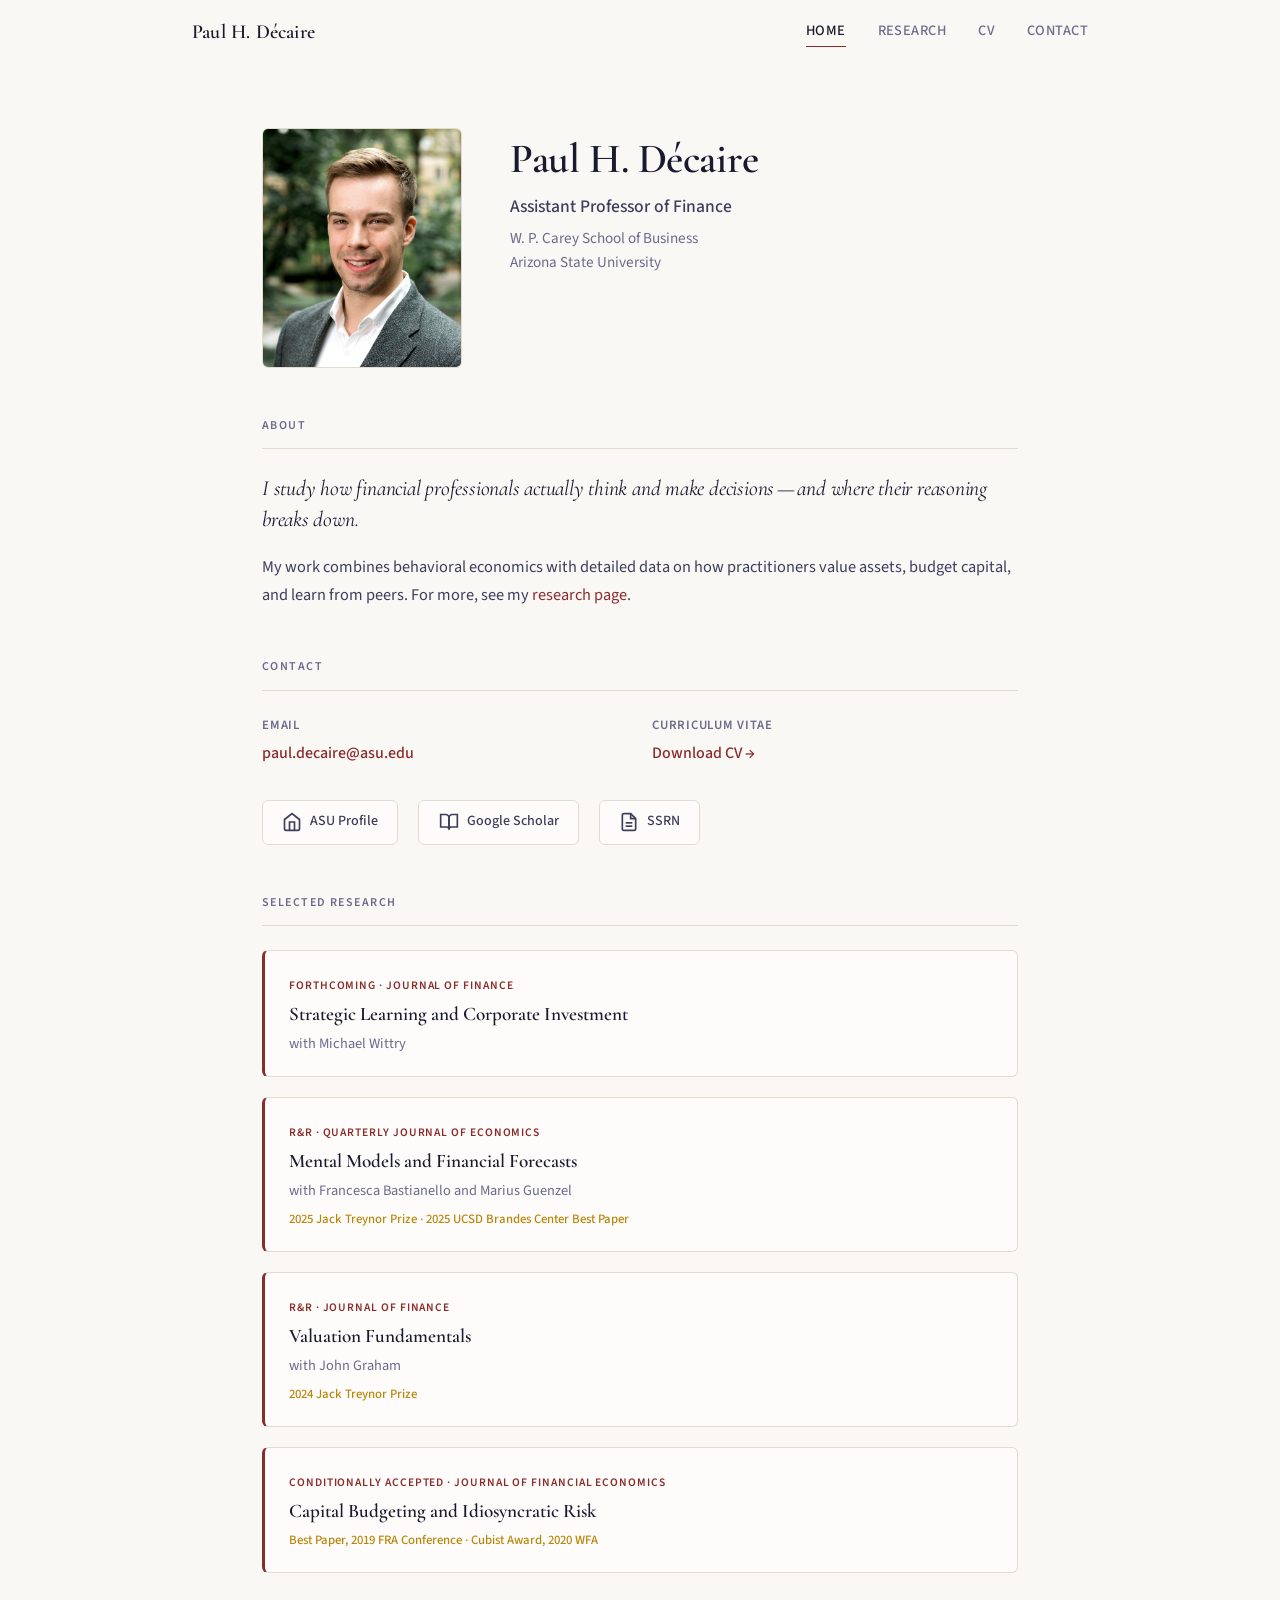
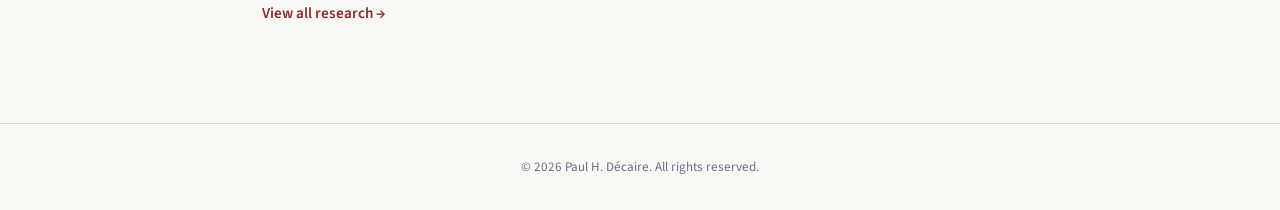
<file: index.html>
<!DOCTYPE html>
<html lang="en">
<head>
    <meta charset="UTF-8">
    <meta name="viewport" content="width=device-width, initial-scale=1.0">
    <!-- Google Analytics 4 -->
    <script async src="https://www.googletagmanager.com/gtag/js?id=G-M47GTW8GNM"></script>
    <script>
        window.dataLayer = window.dataLayer || [];
        function gtag(){dataLayer.push(arguments);}
        gtag('js', new Date());
        gtag('config', 'G-M47GTW8GNM');
    </script>
    <title>Paul H. Décaire — Finance, ASU</title>
    <meta name="description" content="Paul H. Décaire is an Assistant Professor of Finance at the W. P. Carey School of Business, Arizona State University. Research on behavioral finance, capital budgeting, and valuation.">
    <!-- Open Graph / Social sharing -->
    <meta property="og:title" content="Paul H. Décaire — Finance, ASU">
    <meta property="og:description" content="Assistant Professor of Finance at Arizona State University. I study how financial professionals actually think and make decisions — and where their reasoning breaks down.">
    <meta property="og:type" content="website">
    <meta property="og:url" content="https://paulhdecaire.com/">
    <meta property="og:image" content="https://paulhdecaire.com/photo.jpg">
    <meta name="twitter:card" content="summary">
    <meta name="twitter:title" content="Paul H. Décaire — Finance, ASU">
    <meta name="twitter:description" content="Assistant Professor of Finance at ASU. Research on behavioral finance, capital budgeting, and valuation.">
    <meta name="twitter:image" content="https://paulhdecaire.com/photo.jpg">
    <link rel="preconnect" href="https://fonts.googleapis.com">
    <link rel="preconnect" href="https://fonts.gstatic.com" crossorigin>
    <link href="https://fonts.googleapis.com/css2?family=Cormorant+Garamond:ital,wght@0,400;0,500;0,600;0,700;1,400;1,500&family=Source+Sans+3:ital,wght@0,300;0,400;0,500;0,600;1,400&display=swap" rel="stylesheet">
    <link rel="stylesheet" href="style.css">
</head>
<body>
    <!-- Navigation -->
    <nav class="nav" id="nav">
        <div class="nav-inner">
            <a href="index.html" class="nav-name">Paul H. Décaire</a>
            <button class="nav-toggle" aria-label="Toggle menu" onclick="document.querySelector('.nav-links').classList.toggle('open')">
                <span></span><span></span><span></span>
            </button>
            <div class="nav-links">
                <a href="index.html" class="active">Home</a>
                <a href="research.html">Research</a>
                <a href="decaire_paul_resume.pdf" target="_blank">CV</a>
                <a href="#contact">Contact</a>
            </div>
        </div>
    </nav>

    <!-- Hero Section -->
    <header class="hero">
        <div class="hero-inner">
            <div class="hero-photo">
                <img src="photo.jpg" alt="Paul H. Décaire" />
            </div>
            <div class="hero-text">
                <h1>Paul H. Décaire</h1>
                <p class="hero-title">Assistant Professor of Finance</p>
                <p class="hero-affiliation">W. P. Carey School of Business<br>Arizona State University</p>
            </div>
        </div>
    </header>

    <!-- Main Content -->
    <main class="content">
        <!-- About Section -->
        <section class="about" id="about">
            <h2 class="section-label">About</h2>
            <div class="about-body">
                <div class="about-tagline">
                    I study how financial professionals actually think and make decisions&hairsp;&mdash;&hairsp;and where their reasoning breaks down.
                </div>
                <p>
                    My work combines behavioral economics with detailed data on how practitioners value assets, budget capital, and learn from peers. For more, see my <a href="research.html">research page</a>.
                </p>
            </div>
        </section>

        <!-- Upcoming Conferences Section — temporarily hidden (no upcoming conferences at the moment).
             To restore, uncomment the block below and update the entries.

        <section class="conferences" id="conferences">
            <h2 class="section-label">Upcoming Conferences (Including by Coauthors)</h2>
            <div class="about-body">
                <ol style="list-style: none; padding-left: 0; margin: 0;">
                    <li style="padding: 0.45rem 0; border-bottom: 1px solid rgba(0,0,0,0.08);">
                        <span style="display:inline-block; min-width:5.5rem; color:#888; font-size:0.92em;">Spring 2026</span> Harvard Business School (Finance) Junior Finance Conference
                    </li>
                    <li style="padding: 0.45rem 0; border-bottom: 1px solid rgba(0,0,0,0.08);">
                        <span style="display:inline-block; min-width:5.5rem; color:#888; font-size:0.92em;">Spring 2026</span> AI &amp; Big Data in Finance Research Forum
                    </li>
                    <li style="padding: 0.45rem 0; border-bottom: 1px solid rgba(0,0,0,0.08);">
                        <span style="display:inline-block; min-width:5.5rem; color:#888; font-size:0.92em;">Spring 2026</span> UCLA Fink Center for Finance Conference
                    </li>
                    <li style="padding: 0.45rem 0; border-bottom: 1px solid rgba(0,0,0,0.08);">
                        <span style="display:inline-block; min-width:5.5rem; color:#888; font-size:0.92em;">Spring 2026</span> FSU Truist Beach Conference
                    </li>
                    <li style="padding: 0.45rem 0; border-bottom: 1px solid rgba(0,0,0,0.08);">
                        <span style="display:inline-block; min-width:5.5rem; color:#888; font-size:0.92em;">May 2026</span> Minnesota Corporate Finance Conference
                    </li>
                    <li style="padding: 0.45rem 0; border-bottom: 1px solid rgba(0,0,0,0.08);">
                        <span style="display:inline-block; min-width:5.5rem; color:#888; font-size:0.92em;">Jun 2026</span> Western Finance Association Conference (WFA)
                    </li>
                    <li style="padding: 0.45rem 0; border-bottom: none;">
                        <span style="display:inline-block; min-width:5.5rem; color:#888; font-size:0.92em;">Jun 2026</span> SFS Cavalcade NA
                    </li>
                </ol>
            </div>
        </section>

        End Upcoming Conferences Section -->

        <!-- Contact Section -->
        <section class="contact" id="contact">
            <h2 class="section-label">Contact</h2>
            <div class="contact-body">
                <div class="contact-grid">
                    <div class="contact-item">
                        <span class="contact-label">Email</span>
                        <a href="mailto:paul.decaire@asu.edu">paul.decaire@asu.edu</a>
                    </div>
                    <div class="contact-item">
                        <span class="contact-label">Curriculum Vitae</span>
                        <a href="decaire_paul_resume.pdf" target="_blank">Download CV &rarr;</a>
                    </div>
                </div>

                <div class="profiles">
                    <a href="https://search.asu.edu/profile/3713880" target="_blank" class="profile-link">
                        <svg width="20" height="20" viewBox="0 0 24 24" fill="none" stroke="currentColor" stroke-width="2"><path d="M3 9l9-7 9 7v11a2 2 0 01-2 2H5a2 2 0 01-2-2z"/><polyline points="9 22 9 12 15 12 15 22"/></svg>
                        ASU Profile
                    </a>
                    <a href="https://scholar.google.com/citations?user=c8uqNw0AAAAJ&hl=en&oi=ao" target="_blank" class="profile-link">
                        <svg width="20" height="20" viewBox="0 0 24 24" fill="none" stroke="currentColor" stroke-width="2"><path d="M2 3h6a4 4 0 014 4v14a3 3 0 00-3-3H2z"/><path d="M22 3h-6a4 4 0 00-4 4v14a3 3 0 013-3h7z"/></svg>
                        Google Scholar
                    </a>
                    <a href="https://papers.ssrn.com/sol3/cf_dev/AbsByAuth.cfm?per_id=2707823" target="_blank" class="profile-link">
                        <svg width="20" height="20" viewBox="0 0 24 24" fill="none" stroke="currentColor" stroke-width="2"><path d="M14 2H6a2 2 0 00-2 2v16a2 2 0 002 2h12a2 2 0 002-2V8z"/><polyline points="14 2 14 8 20 8"/><line x1="16" y1="13" x2="8" y2="13"/><line x1="16" y1="17" x2="8" y2="17"/></svg>
                        SSRN
                    </a>
                </div>
            </div>
        </section>

        <!-- Selected Publications Highlight -->
        <section class="highlights" id="highlights">
            <h2 class="section-label">Selected Research</h2>
            <div class="highlights-body">
                <div class="highlight-card">
                    <span class="highlight-badge">Forthcoming &middot; Journal of Finance</span>
                    <h3><a href="https://papers.ssrn.com/sol3/papers.cfm?abstract_id=3923811">Strategic Learning and Corporate Investment</a></h3>
                    <p class="highlight-authors">with Michael Wittry</p>
                </div>
                <div class="highlight-card">
                    <span class="highlight-badge">R&R &middot; Quarterly Journal of Economics</span>
                    <h3><a href="https://papers.ssrn.com/sol3/papers.cfm?abstract_id=5004839">Mental Models and Financial Forecasts</a></h3>
                    <p class="highlight-authors">with Francesca Bastianello and Marius Guenzel</p>
                    <p class="highlight-awards">2025 Jack Treynor Prize &middot; 2025 UCSD Brandes Center Best Paper</p>
                </div>
                    <div class="highlight-card">
                    <span class="highlight-badge">R&R &middot; Journal of Finance</span>
                    <h3><a href="https://papers.ssrn.com/sol3/papers.cfm?abstract_id=4951338">Valuation Fundamentals</a></h3>
                    <p class="highlight-authors">with John Graham</p>
                    <p class="highlight-awards">2024 Jack Treynor Prize</p>
                </div>
                <div class="highlight-card">
                    <span class="highlight-badge">Conditionally Accepted &middot; Journal of Financial Economics</span>
                    <h3><a href="https://papers.ssrn.com/sol3/papers.cfm?abstract_id=3480884">Capital Budgeting and Idiosyncratic Risk</a></h3>
                    <p class="highlight-awards">Best Paper, 2019 FRA Conference &middot; Cubist Award, 2020 WFA</p>
                </div>

                <a href="research.html" class="view-all">View all research &rarr;</a>
            </div>
        </section>
    </main>

    <!-- Footer -->
    <footer class="footer">
        <div class="footer-inner">
            <p>&copy; 2026 Paul H. Décaire. All rights reserved.</p>
        </div>
    </footer>

    <script>
        // Minimal nav shadow on scroll
        window.addEventListener('scroll', () => {
            document.getElementById('nav').classList.toggle('scrolled', window.scrollY > 20);
        });
    </script>

    <!-- StatCounter -->
    <script type="text/javascript">
        var sc_project=13212534;
        var sc_invisible=1;
        var sc_security="77cf4cf3";
    </script>
    <script type="text/javascript" src="https://www.statcounter.com/counter/counter.js" async></script>
    <noscript><div class="statcounter" style="display:none;"><a title="Web Analytics" href="https://statcounter.com/" target="_blank"><img class="statcounter" src="https://c.statcounter.com/13212534/0/77cf4cf3/1/" alt="Web Analytics" referrerPolicy="no-referrer-when-downgrade"></a></div></noscript>
    <!-- End StatCounter -->
</body>
</html>
</file>
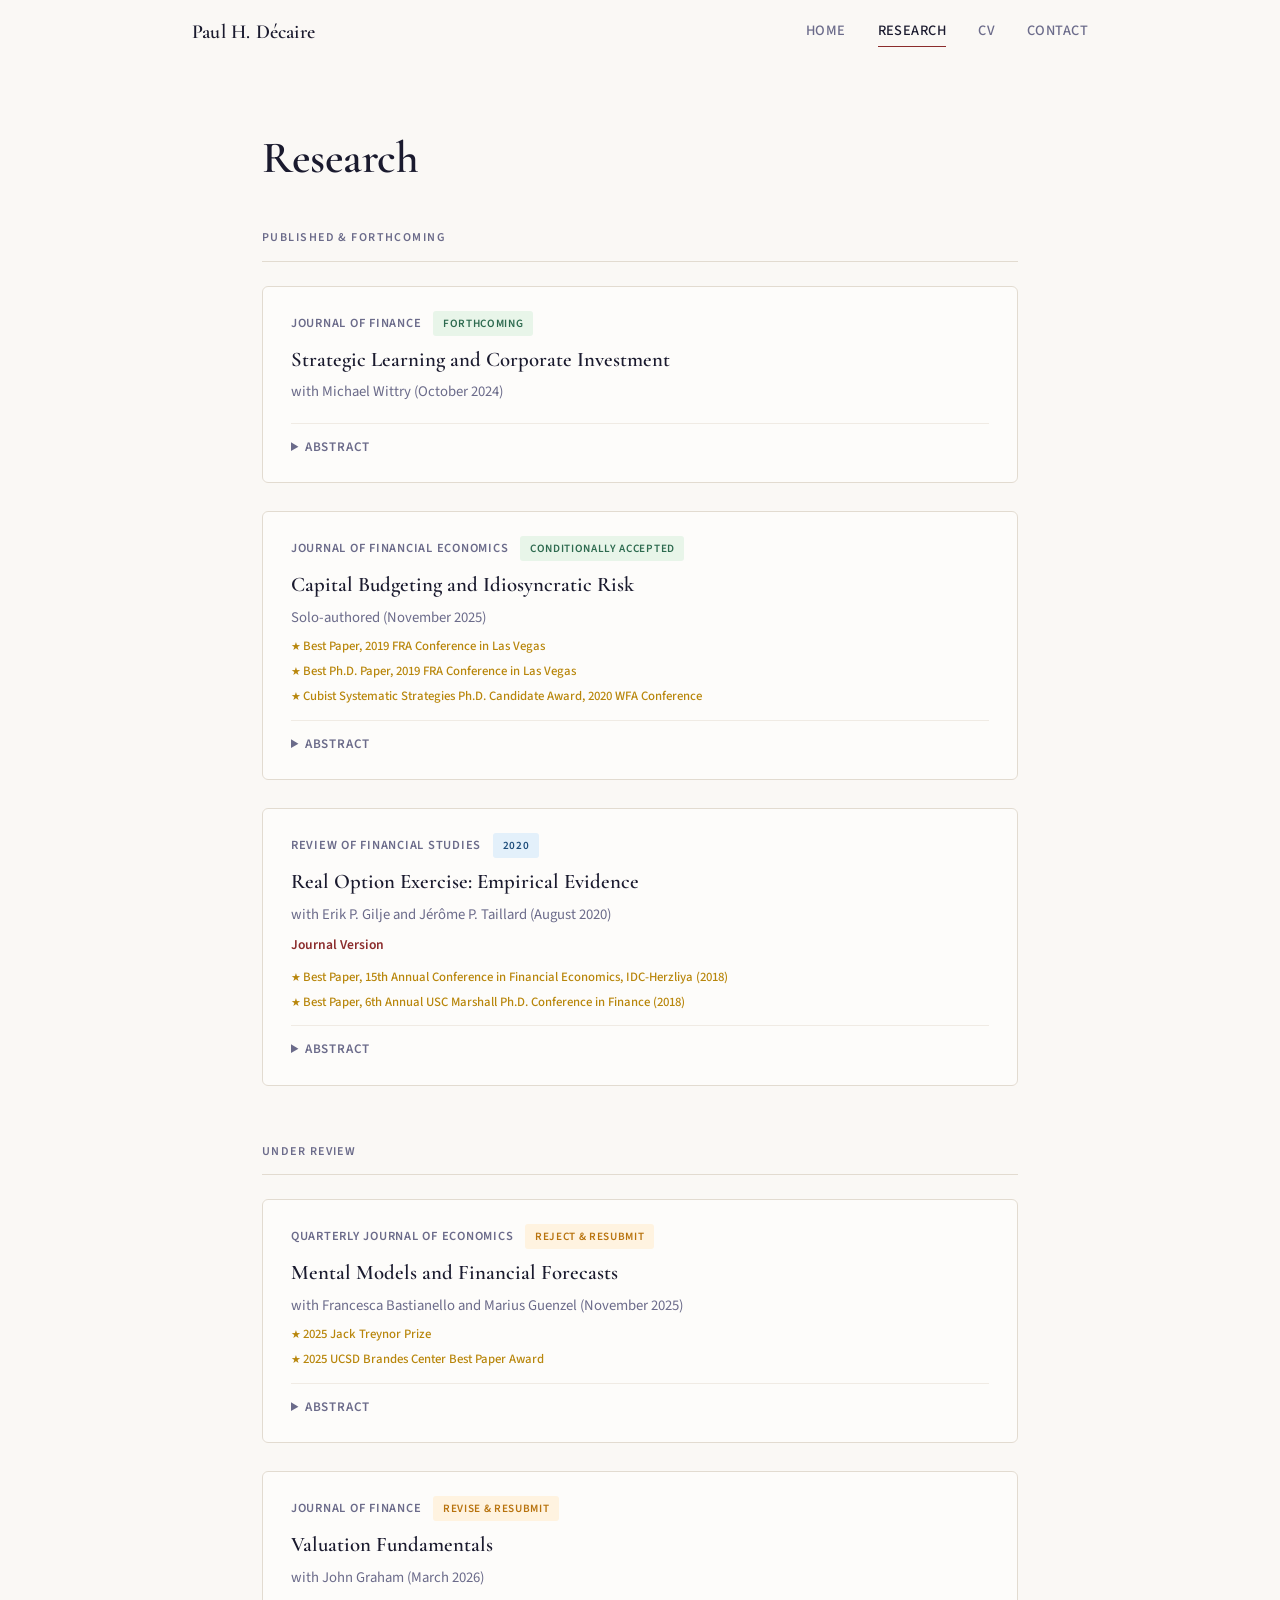
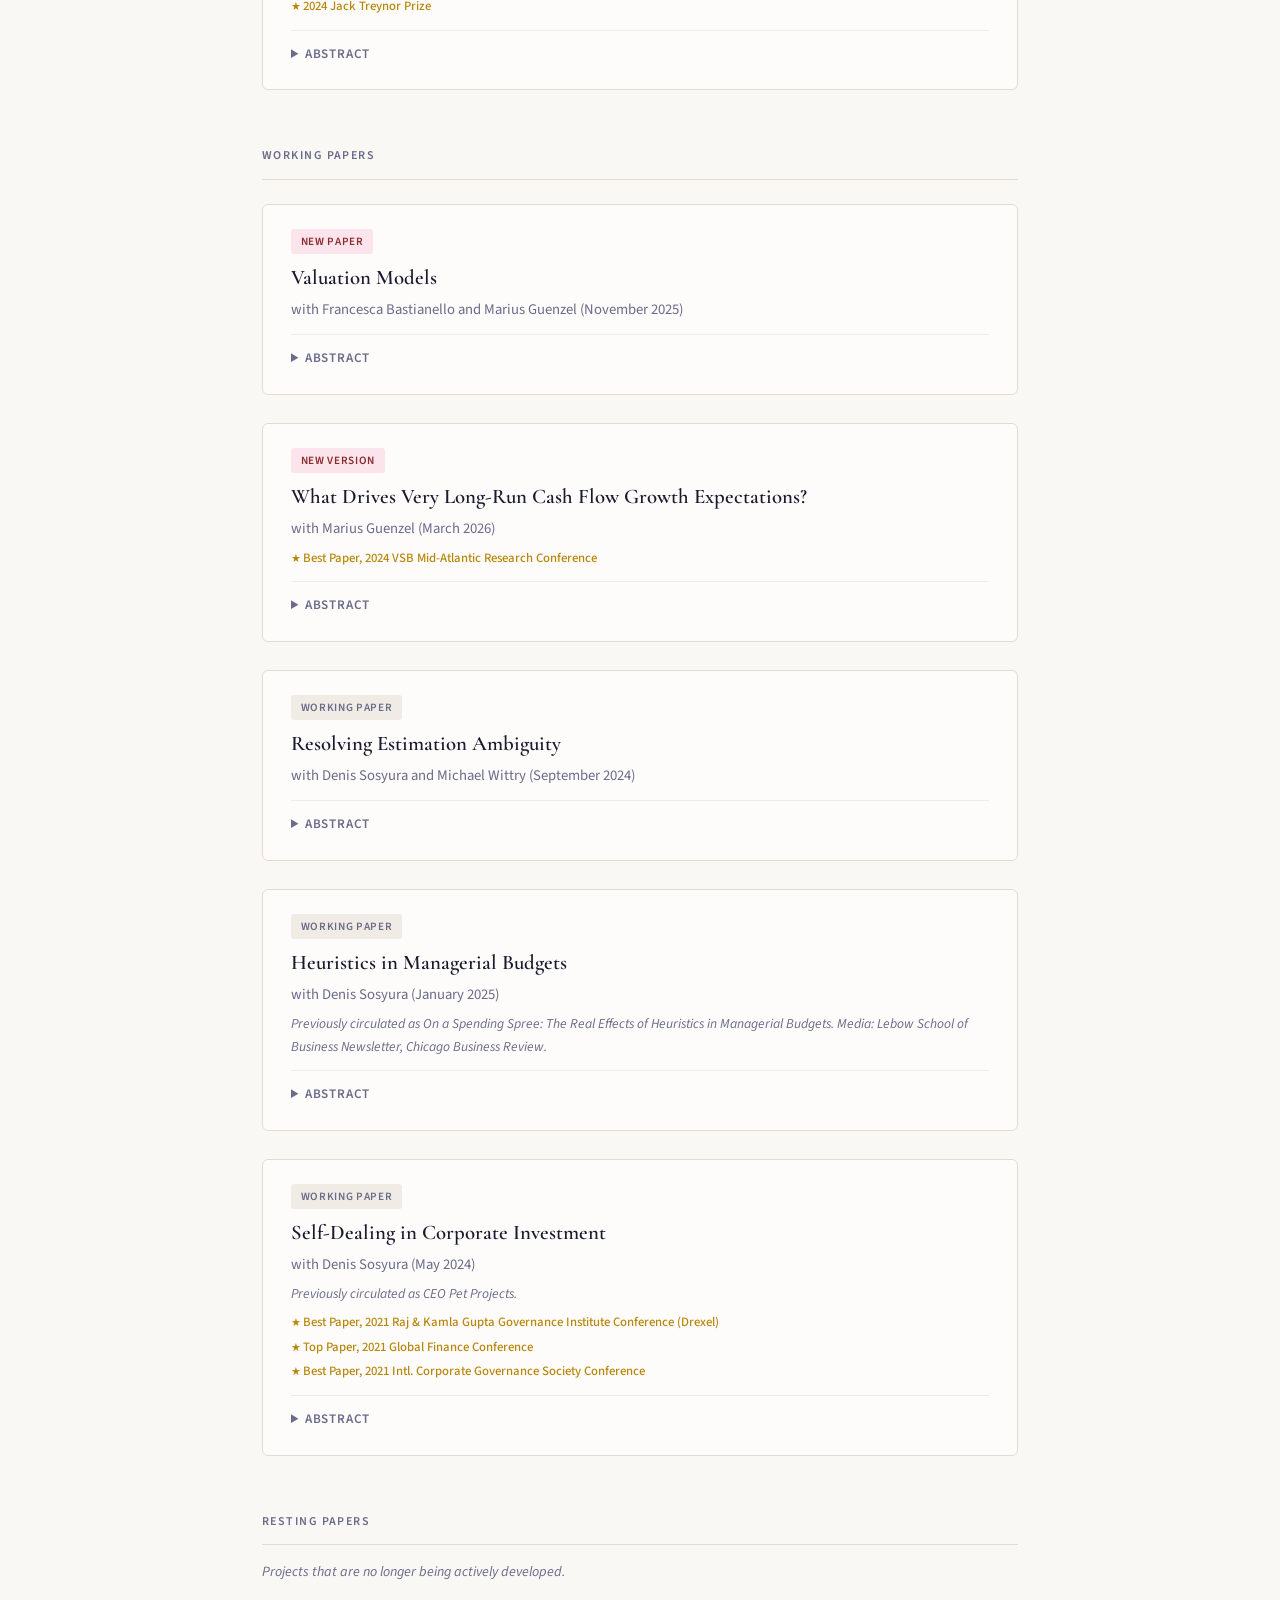
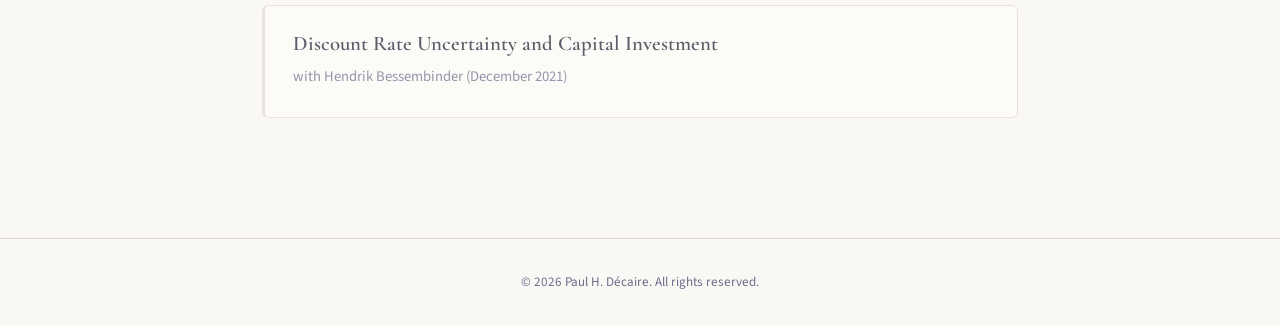
<file: research.html>
<!DOCTYPE html>
<html lang="en">
<head>
    <meta charset="UTF-8">
    <meta name="viewport" content="width=device-width, initial-scale=1.0">
    <!-- Google Analytics 4 -->
    <script async src="https://www.googletagmanager.com/gtag/js?id=G-M47GTW8GNM"></script>
    <script>
        window.dataLayer = window.dataLayer || [];
        function gtag(){dataLayer.push(arguments);}
        gtag('js', new Date());
        gtag('config', 'G-M47GTW8GNM');
    </script>
    <title>Research — Paul H. Décaire</title>
    <meta name="description" content="Research papers by Paul H. Décaire on corporate investment, behavioral finance, capital budgeting, and valuation.">
    <!-- Open Graph / Social sharing -->
    <meta property="og:title" content="Research — Paul H. Décaire">
    <meta property="og:description" content="Research papers on corporate investment, behavioral finance, capital budgeting, and valuation. Published in the Journal of Finance, Review of Financial Studies, and more.">
    <meta property="og:type" content="website">
    <meta property="og:url" content="https://paulhdecaire.com/research.html">
    <meta property="og:image" content="https://paulhdecaire.com/photo.jpg">
    <meta name="twitter:card" content="summary">
    <meta name="twitter:title" content="Research — Paul H. Décaire">
    <meta name="twitter:description" content="Research papers on corporate investment, behavioral finance, capital budgeting, and valuation.">
    <meta name="twitter:image" content="https://paulhdecaire.com/photo.jpg">
    <link rel="preconnect" href="https://fonts.googleapis.com">
    <link rel="preconnect" href="https://fonts.gstatic.com" crossorigin>
    <link href="https://fonts.googleapis.com/css2?family=Cormorant+Garamond:ital,wght@0,400;0,500;0,600;0,700;1,400;1,500&family=Source+Sans+3:ital,wght@0,300;0,400;0,500;0,600;1,400&display=swap" rel="stylesheet">
    <link rel="stylesheet" href="style.css">
</head>
<body>
    <!-- Navigation -->
    <nav class="nav" id="nav">
        <div class="nav-inner">
            <a href="index.html" class="nav-name">Paul H. Décaire</a>
            <button class="nav-toggle" aria-label="Toggle menu" onclick="document.querySelector('.nav-links').classList.toggle('open')">
                <span></span><span></span><span></span>
            </button>
            <div class="nav-links">
                <a href="index.html">Home</a>
                <a href="research.html" class="active">Research</a>
                <a href="decaire_paul_resume.pdf" target="_blank">CV</a>
                <a href="index.html#contact">Contact</a>
            </div>
        </div>
    </nav>

    <!-- Page Header -->
    <header class="page-header">
        <h1>Research</h1>
    </header>

    <!-- Main Content -->
    <main class="content research-page">

        <!-- Published / Forthcoming -->
        <section class="paper-section">
            <h2 class="section-label">Published &amp; Forthcoming</h2>
            <div class="papers">

                <article class="paper">
                    <div class="paper-meta">
                        <span class="paper-venue">Journal of Finance</span>
                        <span class="paper-status forthcoming">Forthcoming</span>
                    </div>
                    <h3 class="paper-title">
                        <a href="https://papers.ssrn.com/sol3/papers.cfm?abstract_id=3923811" target="_blank">Strategic Learning and Corporate Investment</a>
                    </h3>
                    <p class="paper-authors">with Michael Wittry (October 2024)</p>
                    <div class="paper-awards">
                    </div>
                    <details class="paper-abstract">
                        <summary>Abstract</summary>
                        <p>We show that firms anticipate information spillover from peers' investment decisions and delay project exercise to learn from them. While this information improves project selection, the cost of waiting erodes these gains. To establish causality, we exploit local exogenous variation from the 1800s that shapes the number of peers that a firm can learn from today. The effect is most salient when information is scarce, costs of waiting are low, projects have low expected profitability, and the source information is more relevant. Finally, the anticipation of spillovers dampens aggregate investment, suggesting a role for this mechanism in macro-investment models.</p>
                    </details>
                </article>

<article class="paper">
                    <div class="paper-meta">
                        <span class="paper-venue">Journal of Financial Economics</span>
                        <span class="paper-status forthcoming">Conditionally Accepted</span>
                    </div>
                    <h3 class="paper-title">
                        <a href="https://papers.ssrn.com/sol3/papers.cfm?abstract_id=3480884" target="_blank">Capital Budgeting and Idiosyncratic Risk</a>
                    </h3>
                    <p class="paper-authors">Solo-authored (November 2025)</p>
                    <div class="paper-awards">
                        <span class="award">Best Paper, 2019 FRA Conference in Las Vegas</span>
                        <span class="award">Best Ph.D. Paper, 2019 FRA Conference in Las Vegas</span>
                        <span class="award">Cubist Systematic Strategies Ph.D. Candidate Award, 2020 WFA Conference</span>
                    </div>
                    <details class="paper-abstract">
                        <summary>Abstract</summary>
                        <p>I show that managers discriminate against idiosyncratic risk in capital budgeting: marginal projects with greater idiosyncratic risk exposure are associated with higher required rate of return. To establish causality, I exploit quasi-exogenous within-region variation in project-specific idiosyncratic risk. I then decompose the measure of idiosyncratic risk into a good and a bad component and show that managers penalize projects for their exposure to downside risk. Finally, I explore how costly external financing, internal monitoring frictions, and CEOs' personal exposure to idiosyncratic risk affect those adjustments. Overall, financial and operational frictions induce managers to account for idiosyncratic risk when determining projects' required rate of return.</p>
                    </details>
                </article>


                <article class="paper">
                    <div class="paper-meta">
                        <span class="paper-venue">Review of Financial Studies</span>
                        <span class="paper-status published">2020</span>
                    </div>
                    <h3 class="paper-title">
                        <a href="https://papers.ssrn.com/sol3/papers.cfm?abstract_id=3342565" target="_blank">Real Option Exercise: Empirical Evidence</a>
                    </h3>
                    <p class="paper-authors">with Erik P. Gilje and Jérôme P. Taillard (August 2020)</p>
                    <p class="paper-links">
                        <a href="https://academic.oup.com/rfs/advance-article/doi/10.1093/rfs/hhz092/5555880" target="_blank">Journal Version</a>
                    </p>
                    <div class="paper-awards">
                        <span class="award">Best Paper, 15th Annual Conference in Financial Economics, IDC-Herzliya (2018)</span>
                        <span class="award">Best Paper, 6th Annual USC Marshall Ph.D. Conference in Finance (2018)</span>
                    </div>
                    <details class="paper-abstract">
                        <summary>Abstract</summary>
                        <p>We study when and why firms exercise real options. Using detailed project-level investment data, we find that the likelihood that a firm exercises a real option is strongly related to peer exercise behavior. Peer exercise decisions are as important in explaining exercise behavior as variables commonly associated with standard real option theories, such as volatility. We identify peer effects using localized exogenous variation in peer project exercise decisions and find evidence consistent with information externalities being important for exercise behavior.</p>
                    </details>
                </article>

            </div>
        </section>

        <!-- Papers Under Review -->
        <section class="paper-section">
            <h2 class="section-label">Under Review</h2>
            <div class="papers">

                <article class="paper">
                    <div class="paper-meta">
                        <span class="paper-venue">Quarterly Journal of Economics</span>
                        <span class="paper-status rr">Reject &amp; Resubmit</span>
                    </div>
                    <h3 class="paper-title">
                        <a href="https://papers.ssrn.com/sol3/papers.cfm?abstract_id=5004839" target="_blank">Mental Models and Financial Forecasts</a>
                    </h3>
                    <p class="paper-authors">with Francesca Bastianello and Marius Guenzel (November 2025)</p>
                    <div class="paper-awards">
                        <span class="award">2025 Jack Treynor Prize</span>
                        <span class="award">2025 UCSD Brandes Center Best Paper Award</span>
                    </div>
                    <details class="paper-abstract">
                        <summary>Abstract</summary>
                        <p>We uncover the mental models financial professionals use to explain their quantitative forecasts, and show how they shape beliefs and return predictability. Using the near-universe of 2.1 million equity analyst reports, we collect the valuation methods analysts adopt to compute their price targets, together with their reasoning, measured as attention to topics, and their associated valuation channels, time horizons, and sentiments. To validate the reliability of our output, we introduce a multi-step LLM prompting strategy and new diagnostic tools. Consistent with a model of top-down and bottom-up attention, we then uncover three sets of facts. First, analysts' mental models are sparse and rigid, and the choice of attention allocation and valuation methods are jointly determined by both analyst- and firm-characteristics. Second, analysts' reasoning translates into their quantitative forecasts. Both attention and valuation methods contribute to differences in valuations over time and across analysts, but variation in attention plays a bigger role. Third, we study the extent to which different topics contribute to over and underreaction to information, and show how biases in analysts' reasoning are reflected in asset prices.</p>
                    </details>
                </article>

                <article class="paper">
                    <div class="paper-meta">
                        <span class="paper-venue">Journal of Finance</span>
                        <span class="paper-status rr">Revise &amp; Resubmit</span>
                    </div>
                    <h3 class="paper-title">
                        <a href="https://papers.ssrn.com/sol3/papers.cfm?abstract_id=4951338" target="_blank">Valuation Fundamentals</a>
                    </h3>
                    <p class="paper-authors">with John Graham (March 2026)</p>
                    <div class="paper-awards">
                        <span class="award">2024 Jack Treynor Prize</span>
                    </div>
                    <details class="paper-abstract">
                        <summary>Abstract</summary>
                        <p>Using a comprehensive sample with detailed information on valuation-model design and discount-rate inputs, we provide new evidence about valuation practice and how analysts assess firm-level risk. Professionals anchor their discount rates on the CAPM but apply subjective adjustments by accounting for firm-specific characteristics and estimation noise. These adjustments strengthen the risk-return trade-off captured by subjective betas and increase the relation between betas and future idiosyncratic risk. Our findings illustrate how formal models and expert judgment interact: normative frameworks serve as disciplining anchors, but expectations ultimately reflect context-dependent judgment extending beyond the benchmark.</p>
                    </details>
                </article>

                            </div>
        </section>

        <!-- Working Papers -->
        <section class="paper-section">
            <h2 class="section-label">Working Papers</h2>
            <div class="papers">

                <article class="paper">
                    <div class="paper-meta">
                        <span class="paper-status new">New Paper</span>
                    </div>
                    <h3 class="paper-title">
                        <a href="https://papers.ssrn.com/sol3/papers.cfm?abstract_id=5767524" target="_blank">Valuation Models</a>
                    </h3>
                    <p class="paper-authors">with Francesca Bastianello and Marius Guenzel (November 2025)</p>
                    <details class="paper-abstract">
                        <summary>Abstract</summary>
                        <p>Valuation models lie at the core of both financial theory and practice, yet we lack systematic evidence on how professionals value assets, which models perform best, and why. To make progress on these questions, we analyze valuation models in 1.1 million equity analyst reports. While, on average, simpler multiples-based models generate more accurate forecasts than more complex discounted cash flow (DCF) models, this masks important heterogeneity: skilled analysts produce superior forecasts with DCF models, especially for hard-to-value firms, underscoring the importance of expertise when employing complex models. To establish that model-specific expertise matters, we exploit a quasi-exogenous shock that forced some analysts to switch valuation models, and show that their forecast accuracy subsequently declines relative to analysts with established experience using the new approach.</p>
                    </details>
                </article>

                <article class="paper">
                    <div class="paper-meta">
                        <span class="paper-status new">New Version</span>
                    </div>
                    <h3 class="paper-title">
                        <a href="https://papers.ssrn.com/sol3/papers.cfm?abstract_id=4637198" target="_blank">What Drives Very Long-Run Cash Flow Growth Expectations?</a>
                    </h3>
                    <p class="paper-authors">with Marius Guenzel (March 2026)</p>
                    <div class="paper-awards">
                        <span class="award">Best Paper, 2024 VSB Mid-Atlantic Research Conference</span>
                    </div>
                    <details class="paper-abstract">
                        <summary>Abstract</summary>
                        <p>We study how forecasters form beliefs about very long-run firm growth using data on terminal growth rate (TGR) expectations, textual discussions, and demographics. TGR expectations are distinct from shorter-horizon beliefs, correlated with firms' long-run growth, and uncontaminated by expected returns. Compared to short-run expectations, persistent forecaster heterogeneity carries more weight, accounting for 69% of explained variation in TGR. Local extrapolation is strongest in distant and unfamiliar contexts. TGR heterogeneity reflects differential textual emphasis on macroeconomic, industry, and geographic topics, yielding a unifying insight: when outcomes are distant and fundamental anchors are weak, individual background and experience dominate in shaping beliefs.</p>
                    </details>
                </article>

                <article class="paper">
                    <div class="paper-meta">
                        <span class="paper-status">Working Paper</span>
                    </div>
                    <h3 class="paper-title">
                        <a href="https://papers.ssrn.com/sol3/papers.cfm?abstract_id=4953859" target="_blank">Resolving Estimation Ambiguity</a>
                    </h3>
                    <p class="paper-authors">with Denis Sosyura and Michael Wittry (September 2024)</p>
                    <details class="paper-abstract">
                        <summary>Abstract</summary>
                        <p>Economic models develop conceptual frameworks for fundamental decisions but rarely prescribe a specific estimation approach. Using novel data on the inputs and assumptions in professional stock valuations, we study how financial analysts address estimation ambiguity when calculating a firm's cost of capital. Analysts use the same return-generating model (CAPM) but diverge in their estimation choices for key inputs, such as equity betas. Such estimation choices are driven by idiosyncratic analyst-specific criteria, persist throughout their career and across brokerages, and generate large cross-analyst variation in discount rates for the same stock.</p>
                    </details>
                </article>

                <article class="paper">
                    <div class="paper-meta">
                        <span class="paper-status">Working Paper</span>
                    </div>
                    <h3 class="paper-title">
                        <a href="https://papers.ssrn.com/sol3/papers.cfm?abstract_id=4242936" target="_blank">Heuristics in Managerial Budgets</a>
                    </h3>
                    <p class="paper-authors">with Denis Sosyura (January 2025)</p>
                    <p class="paper-note">Previously circulated as <em>On a Spending Spree: The Real Effects of Heuristics in Managerial Budgets</em>. Media: Lebow School of Business Newsletter, Chicago Business Review.</p>
                    <details class="paper-abstract">
                        <summary>Abstract</summary>
                        <p>Using granular data on managerial expenditures, we uncover heuristics in capital budgets, such as nominal rigidity, anchoring, and reset deadlines. Such heuristics are associated with managerial opportunism. Managers with budget surpluses increase spending before fiscal deadlines, and these projects underperform. Managers with budget shortfalls halt spending until refill dates, irrespective of investment options. These effects intensify at hierarchical firms with higher monitoring costs but weaken under strong principals.</p>
                    </details>
                </article>

                <article class="paper">
                    <div class="paper-meta">
                        <span class="paper-status">Working Paper</span>
                    </div>
                    <h3 class="paper-title">
                        <a href="https://papers.ssrn.com/sol3/papers.cfm?abstract_id=3747263" target="_blank">Self-Dealing in Corporate Investment</a>
                    </h3>
                    <p class="paper-authors">with Denis Sosyura (May 2024)</p>
                    <p class="paper-note">Previously circulated as <em>CEO Pet Projects</em>.</p>
                    <div class="paper-awards">
                        <span class="award">Best Paper, 2021 Raj &amp; Kamla Gupta Governance Institute Conference (Drexel)</span>
                        <span class="award">Top Paper, 2021 Global Finance Conference</span>
                        <span class="award">Best Paper, 2021 Intl. Corporate Governance Society Conference</span>
                    </div>
                    <details class="paper-abstract">
                        <summary>Abstract</summary>
                        <p>Using hand-collected data on CEOs' personal assets, we find that CEOs prioritize corporate investment projects that increase the value of CEOs' private assets. Such projects are implemented sooner, receive more capital, and are less likely to be dropped. This investment strategy delivers large personal gains to the CEO but selects lower-NPV projects for the firm and erodes its investment efficiency. Consistent with value erosion, investment announcements by self-dealing CEOs generate negative announcement returns.</p>
                    </details>
                </article>

            </div>
        </section>

        <!-- Resting Papers -->
        <section class="paper-section">
            <h2 class="section-label">Resting Papers</h2>
            <p class="section-note">Projects that are no longer being actively developed.</p>
            <div class="papers">
                <article class="paper paper-resting">
                    <h3 class="paper-title">Discount Rate Uncertainty and Capital Investment</h3>
                    <p class="paper-authors">with Hendrik Bessembinder (December 2021)</p>
                </article>
            </div>
        </section>

    </main>

    <!-- Footer -->
    <footer class="footer">
        <div class="footer-inner">
            <p>&copy; 2026 Paul H. Décaire. All rights reserved.</p>
        </div>
    </footer>

    <script>
        window.addEventListener('scroll', () => {
            document.getElementById('nav').classList.toggle('scrolled', window.scrollY > 20);
        });
    </script>

    <!-- StatCounter -->
    <script type="text/javascript">
        var sc_project=13212534;
        var sc_invisible=1;
        var sc_security="77cf4cf3";
    </script>
    <script type="text/javascript" src="https://www.statcounter.com/counter/counter.js" async></script>
    <noscript><div class="statcounter" style="display:none;"><a title="Web Analytics" href="https://statcounter.com/" target="_blank"><img class="statcounter" src="https://c.statcounter.com/13212534/0/77cf4cf3/1/" alt="Web Analytics" referrerPolicy="no-referrer-when-downgrade"></a></div></noscript>
    <!-- End StatCounter -->
</body>
</html>
</file>
<file: style.css>
/* ============================================================
   Paul H. Décaire — Academic Website Stylesheet
   Aesthetic: Refined editorial, warm & authoritative
   ============================================================ */

:root {
    --color-ink: #1a1a2e;
    --color-ink-light: #3d3d5c;
    --color-ink-muted: #6b6b8a;
    --color-cream: #faf8f5;
    --color-warm-white: #fdfcfa;
    --color-sand: #f0ebe4;
    --color-sand-dark: #e2dbd0;
    --color-accent: #8b2c2c;
    --color-accent-hover: #a63636;
    --color-gold: #b8860b;
    --color-green-muted: #2d6a4f;
    --color-blue-muted: #1e4d7a;
    --font-display: 'Cormorant Garamond', 'Georgia', serif;
    --font-body: 'Source Sans 3', 'Segoe UI', sans-serif;
    --max-width: 820px;
    --nav-height: 64px;
}

/* Reset */
*, *::before, *::after { box-sizing: border-box; margin: 0; padding: 0; }

html {
    scroll-behavior: smooth;
    -webkit-text-size-adjust: 100%;
}

body {
    font-family: var(--font-body);
    font-size: 16px;
    line-height: 1.7;
    color: var(--color-ink);
    background: var(--color-cream);
    -webkit-font-smoothing: antialiased;
    -moz-osx-font-smoothing: grayscale;
}

a {
    color: var(--color-accent);
    text-decoration: none;
    transition: color 0.2s ease;
}
a:hover {
    color: var(--color-accent-hover);
}

img { max-width: 100%; display: block; }

/* ---- NAVIGATION ---- */
.nav {
    position: fixed;
    top: 0;
    left: 0;
    right: 0;
    height: var(--nav-height);
    background: var(--color-cream);
    z-index: 100;
    transition: box-shadow 0.3s ease, background 0.3s ease;
}
.nav.scrolled {
    box-shadow: 0 1px 12px rgba(26, 26, 46, 0.08);
    background: rgba(250, 248, 245, 0.97);
    backdrop-filter: blur(8px);
}
.nav-inner {
    max-width: 960px;
    margin: 0 auto;
    padding: 0 2rem;
    height: 100%;
    display: flex;
    align-items: center;
    justify-content: space-between;
}
.nav-name {
    font-family: var(--font-display);
    font-size: 1.25rem;
    font-weight: 600;
    color: var(--color-ink);
    letter-spacing: 0.01em;
}
.nav-name:hover { color: var(--color-accent); }
.nav-links {
    display: flex;
    gap: 2rem;
    align-items: center;
}
.nav-links a {
    font-family: var(--font-body);
    font-size: 0.9rem;
    font-weight: 500;
    color: var(--color-ink-muted);
    letter-spacing: 0.03em;
    text-transform: uppercase;
    position: relative;
    padding-bottom: 2px;
}
.nav-links a::after {
    content: '';
    position: absolute;
    bottom: -2px;
    left: 0;
    width: 0;
    height: 1.5px;
    background: var(--color-accent);
    transition: width 0.3s ease;
}
.nav-links a:hover,
.nav-links a.active {
    color: var(--color-ink);
}
.nav-links a:hover::after,
.nav-links a.active::after {
    width: 100%;
}
.nav-toggle { display: none; }

/* ---- HERO (Home) ---- */
.hero {
    padding-top: calc(var(--nav-height) + 4rem);
    padding-bottom: 3rem;
    background: var(--color-cream);
}
.hero-inner {
    max-width: var(--max-width);
    margin: 0 auto;
    padding: 0 2rem;
    display: flex;
    align-items: flex-start;
    gap: 3rem;
}
.hero-photo {
    flex-shrink: 0;
    width: 200px;
    height: 240px;
    border-radius: 6px;
    overflow: hidden;
    background: var(--color-sand);
    border: 1px solid var(--color-sand-dark);
}
.hero-photo img {
    width: 100%;
    height: 100%;
    object-fit: cover;
}
.hero-text {
    padding-top: 0.5rem;
}
.hero-text h1 {
    font-family: var(--font-display);
    font-size: 2.6rem;
    font-weight: 600;
    color: var(--color-ink);
    line-height: 1.15;
    margin-bottom: 0.5rem;
    letter-spacing: -0.01em;
}
.hero-title {
    font-size: 1.1rem;
    font-weight: 500;
    color: var(--color-ink-light);
    margin-bottom: 0.25rem;
}
.hero-affiliation {
    font-size: 0.95rem;
    color: var(--color-ink-muted);
    line-height: 1.6;
}

/* ---- PAGE HEADER (Research) ---- */
.page-header {
    padding-top: calc(var(--nav-height) + 3.5rem);
    padding-bottom: 2rem;
    max-width: var(--max-width);
    margin: 0 auto;
    padding-left: 2rem;
    padding-right: 2rem;
}
.page-header h1 {
    font-family: var(--font-display);
    font-size: 2.8rem;
    font-weight: 600;
    color: var(--color-ink);
    letter-spacing: -0.01em;
}

/* ---- MAIN CONTENT ---- */
.content {
    max-width: var(--max-width);
    margin: 0 auto;
    padding: 0 2rem 4rem;
}

/* ---- SECTION LABELS ---- */
.section-label {
    font-family: var(--font-body);
    font-size: 0.75rem;
    font-weight: 600;
    letter-spacing: 0.12em;
    text-transform: uppercase;
    color: var(--color-ink-muted);
    margin-bottom: 1.5rem;
    padding-bottom: 0.75rem;
    border-bottom: 1px solid var(--color-sand-dark);
}

/* ---- ABOUT SECTION ---- */
.about { margin-bottom: 3rem; }
.about-body p {
    color: var(--color-ink-light);
    margin-bottom: 1rem;
    font-size: 1.02rem;
}
.research-themes {
    margin: 0.75rem 0 1rem 1.25rem;
    color: var(--color-ink-light);
}
.research-themes li {
    margin-bottom: 0.4rem;
    padding-left: 0.3rem;
}

/* ---- CONTACT SECTION ---- */
.contact { margin-bottom: 3rem; }
.contact-grid {
    display: grid;
    grid-template-columns: 1fr 1fr;
    gap: 1.5rem;
    margin-bottom: 2rem;
}
.contact-item {
    display: flex;
    flex-direction: column;
    gap: 0.25rem;
}
.contact-label {
    font-size: 0.8rem;
    font-weight: 600;
    letter-spacing: 0.06em;
    text-transform: uppercase;
    color: var(--color-ink-muted);
}
.contact-item a {
    font-size: 1rem;
    font-weight: 500;
}

.profiles {
    display: flex;
    gap: 1.25rem;
    flex-wrap: wrap;
}
.profile-link {
    display: inline-flex;
    align-items: center;
    gap: 0.5rem;
    padding: 0.6rem 1.2rem;
    border: 1px solid var(--color-sand-dark);
    border-radius: 6px;
    font-size: 0.88rem;
    font-weight: 500;
    color: var(--color-ink-light);
    background: var(--color-warm-white);
    transition: all 0.2s ease;
}
.profile-link:hover {
    border-color: var(--color-accent);
    color: var(--color-accent);
    background: #fff;
    box-shadow: 0 2px 8px rgba(139, 44, 44, 0.08);
}
.profile-link svg {
    flex-shrink: 0;
}

/* ---- HIGHLIGHTS / SELECTED RESEARCH ---- */
.highlights { margin-bottom: 2rem; }
.highlights-body {
    display: flex;
    flex-direction: column;
    gap: 1.25rem;
}
.highlight-card {
    padding: 1.25rem 1.5rem;
    background: var(--color-warm-white);
    border: 1px solid var(--color-sand-dark);
    border-radius: 6px;
    border-left: 3px solid var(--color-accent);
    transition: box-shadow 0.2s ease, transform 0.2s ease;
}
.highlight-card:hover {
    box-shadow: 0 4px 16px rgba(26, 26, 46, 0.06);
    transform: translateY(-1px);
}
.highlight-badge {
    display: inline-block;
    font-size: 0.72rem;
    font-weight: 600;
    letter-spacing: 0.08em;
    text-transform: uppercase;
    color: var(--color-accent);
    margin-bottom: 0.4rem;
}
.highlight-card h3 {
    font-family: var(--font-display);
    font-size: 1.2rem;
    font-weight: 600;
    line-height: 1.35;
    margin-bottom: 0.25rem;
}
.highlight-card h3 a {
    color: var(--color-ink);
}
.highlight-card h3 a:hover {
    color: var(--color-accent);
}
.highlight-authors {
    font-size: 0.9rem;
    color: var(--color-ink-muted);
}
.highlight-awards {
    font-size: 0.8rem;
    color: var(--color-gold);
    font-weight: 500;
    margin-top: 0.35rem;
}
.view-all {
    display: inline-block;
    margin-top: 0.5rem;
    font-weight: 600;
    font-size: 0.95rem;
}

/* ---- RESEARCH PAGE: PAPERS ---- */
.paper-section {
    margin-bottom: 3.5rem;
}
.papers {
    display: flex;
    flex-direction: column;
    gap: 1.75rem;
}
.paper {
    padding: 1.5rem 1.75rem;
    background: var(--color-warm-white);
    border: 1px solid var(--color-sand-dark);
    border-radius: 6px;
    transition: box-shadow 0.2s ease;
}
.paper:hover {
    box-shadow: 0 3px 14px rgba(26, 26, 46, 0.06);
}
.paper-meta {
    display: flex;
    align-items: center;
    gap: 0.75rem;
    margin-bottom: 0.6rem;
    flex-wrap: wrap;
}
.paper-venue {
    font-size: 0.78rem;
    font-weight: 600;
    letter-spacing: 0.06em;
    text-transform: uppercase;
    color: var(--color-ink-muted);
}
.paper-status {
    font-size: 0.7rem;
    font-weight: 600;
    letter-spacing: 0.06em;
    text-transform: uppercase;
    padding: 0.2rem 0.6rem;
    border-radius: 3px;
    background: var(--color-sand);
    color: var(--color-ink-muted);
}
.paper-status.forthcoming {
    background: #e8f5e9;
    color: var(--color-green-muted);
}
.paper-status.published {
    background: #e3f0fa;
    color: var(--color-blue-muted);
}
.paper-status.rr {
    background: #fff3e0;
    color: #b8730e;
}
.paper-status.new {
    background: #fce4ec;
    color: var(--color-accent);
}
.paper-title {
    font-family: var(--font-display);
    font-size: 1.3rem;
    font-weight: 600;
    line-height: 1.35;
    margin-bottom: 0.35rem;
}
.paper-title a {
    color: var(--color-ink);
}
.paper-title a:hover {
    color: var(--color-accent);
}
.paper-authors {
    font-size: 0.92rem;
    color: var(--color-ink-muted);
    margin-bottom: 0.3rem;
}
.paper-note {
    font-size: 0.85rem;
    color: var(--color-ink-muted);
    font-style: italic;
    margin-bottom: 0.3rem;
}
.paper-links {
    margin-bottom: 0.5rem;
}
.paper-links a {
    font-size: 0.85rem;
    font-weight: 600;
}
.paper-awards {
    display: flex;
    flex-direction: column;
    gap: 0.2rem;
    margin-top: 0.4rem;
}
.award {
    font-size: 0.8rem;
    color: var(--color-gold);
    font-weight: 500;
}
.award::before {
    content: '★ ';
    font-size: 0.7rem;
}

/* Abstract toggle */
.paper-abstract {
    margin-top: 0.75rem;
    border-top: 1px solid var(--color-sand);
    padding-top: 0.75rem;
}
.paper-abstract summary {
    font-size: 0.82rem;
    font-weight: 600;
    text-transform: uppercase;
    letter-spacing: 0.06em;
    color: var(--color-ink-muted);
    cursor: pointer;
    user-select: none;
    transition: color 0.2s;
}
.paper-abstract summary:hover {
    color: var(--color-accent);
}
.paper-abstract p {
    margin-top: 0.6rem;
    font-size: 0.9rem;
    line-height: 1.65;
    color: var(--color-ink-light);
}

.paper-resting {
    opacity: 0.7;
    border-left: 3px solid var(--color-sand-dark);
}

/* ---- FOOTER ---- */
.footer {
    border-top: 1px solid var(--color-sand-dark);
    padding: 2rem 0;
    background: var(--color-cream);
}
.footer-inner {
    max-width: var(--max-width);
    margin: 0 auto;
    padding: 0 2rem;
    text-align: center;
}
.footer p {
    font-size: 0.82rem;
    color: var(--color-ink-muted);
}

/* ---- RESPONSIVE ---- */
@media (max-width: 700px) {
    .hero-inner {
        flex-direction: column;
        align-items: center;
        text-align: center;
        gap: 1.5rem;
    }
    .hero-photo {
        width: 160px;
        height: 200px;
    }
    .hero-text h1 {
        font-size: 2rem;
    }
    .hero-profiles {
        justify-content: center;
    }
    .contact-grid {
        grid-template-columns: 1fr;
    }
    .profiles {
        justify-content: center;
    }
    .nav-toggle {
        display: flex;
        flex-direction: column;
        gap: 5px;
        background: none;
        border: none;
        cursor: pointer;
        padding: 4px;
    }
    .nav-toggle span {
        display: block;
        width: 22px;
        height: 2px;
        background: var(--color-ink);
        border-radius: 2px;
        transition: 0.2s;
    }
    .nav-links {
        display: none;
        position: absolute;
        top: var(--nav-height);
        left: 0;
        right: 0;
        background: var(--color-cream);
        flex-direction: column;
        padding: 1rem 2rem 1.5rem;
        gap: 1rem;
        box-shadow: 0 4px 16px rgba(0,0,0,0.06);
    }
    .nav-links.open {
        display: flex;
    }
    .page-header h1 { font-size: 2.2rem; }
    .paper { padding: 1.25rem; }
    .paper-title { font-size: 1.15rem; }
    .highlight-card { padding: 1rem 1.25rem; }
}

/* ---- ANIMATIONS ---- */
@keyframes fadeUp {
    from { opacity: 0; transform: translateY(16px); }
    to   { opacity: 1; transform: translateY(0); }
}

.hero-photo,
.hero-text,
.about,
.contact,
.highlights,
.paper-section {
    animation: fadeUp 0.6s ease both;
}
.hero-text       { animation-delay: 0.1s; }
.about           { animation-delay: 0.15s; }
.contact         { animation-delay: 0.2s; }
.highlights      { animation-delay: 0.25s; }

/* Print styles */
@media print {
    .nav, .nav-toggle { display: none; }
    .hero { padding-top: 1rem; }
    .paper-abstract { display: block; }
    .paper-abstract summary { display: none; }
    a { color: inherit; }
}

/* Upcoming Conferences */
.conferences-body {
    max-width: 38rem;
}

.conference-list {
    list-style: none;
    padding: 0;
    margin: 0 0 1rem;
}

.conference-list li {
    padding: 0.45rem 0;
    border-bottom: 1px solid rgba(0, 0, 0, 0.06);
    font-family: 'Source Sans 3', sans-serif;
    font-size: 0.95rem;
}

.conf-note {
    color: #888;
    font-size: 0.85em;
    margin-left: 0.25rem;
}

.conf-legend {
    font-size: 0.85rem;
    color: #888;
    margin-top: 0.5rem;
    font-family: 'Source Sans 3', sans-serif;
}

/* ============================================================
   NEW — Hero profile icons, About tagline, Resting Papers note
   ============================================================ */

/* Hero profile icon row (below affiliation) */
.hero-profiles {
    display: flex;
    gap: 0.85rem;
    margin-top: 0.9rem;
}

.hero-profiles a {
    display: flex;
    align-items: center;
    justify-content: center;
    width: 36px;
    height: 36px;
    border-radius: 50%;
    color: var(--color-ink-muted);
    opacity: 0.65;
    transition: opacity 0.2s ease, background-color 0.2s ease, color 0.2s ease;
}

.hero-profiles a:hover {
    opacity: 1;
    color: var(--color-accent);
    background-color: rgba(139, 44, 44, 0.06);
}

/* About tagline — the italic hook sentence */
.about-tagline {
    font-family: var(--font-display);
    font-size: 1.35rem;
    font-weight: 400;
    font-style: italic;
    line-height: 1.4;
    margin-bottom: 1.25rem;
    color: var(--color-ink);
    letter-spacing: -0.01em;
}

/* Resting Papers explanatory note */
.section-note {
    font-size: 0.88rem;
    color: var(--color-ink-muted);
    margin-top: -0.5rem;
    margin-bottom: 1.25rem;
    font-style: italic;
}
</file>
